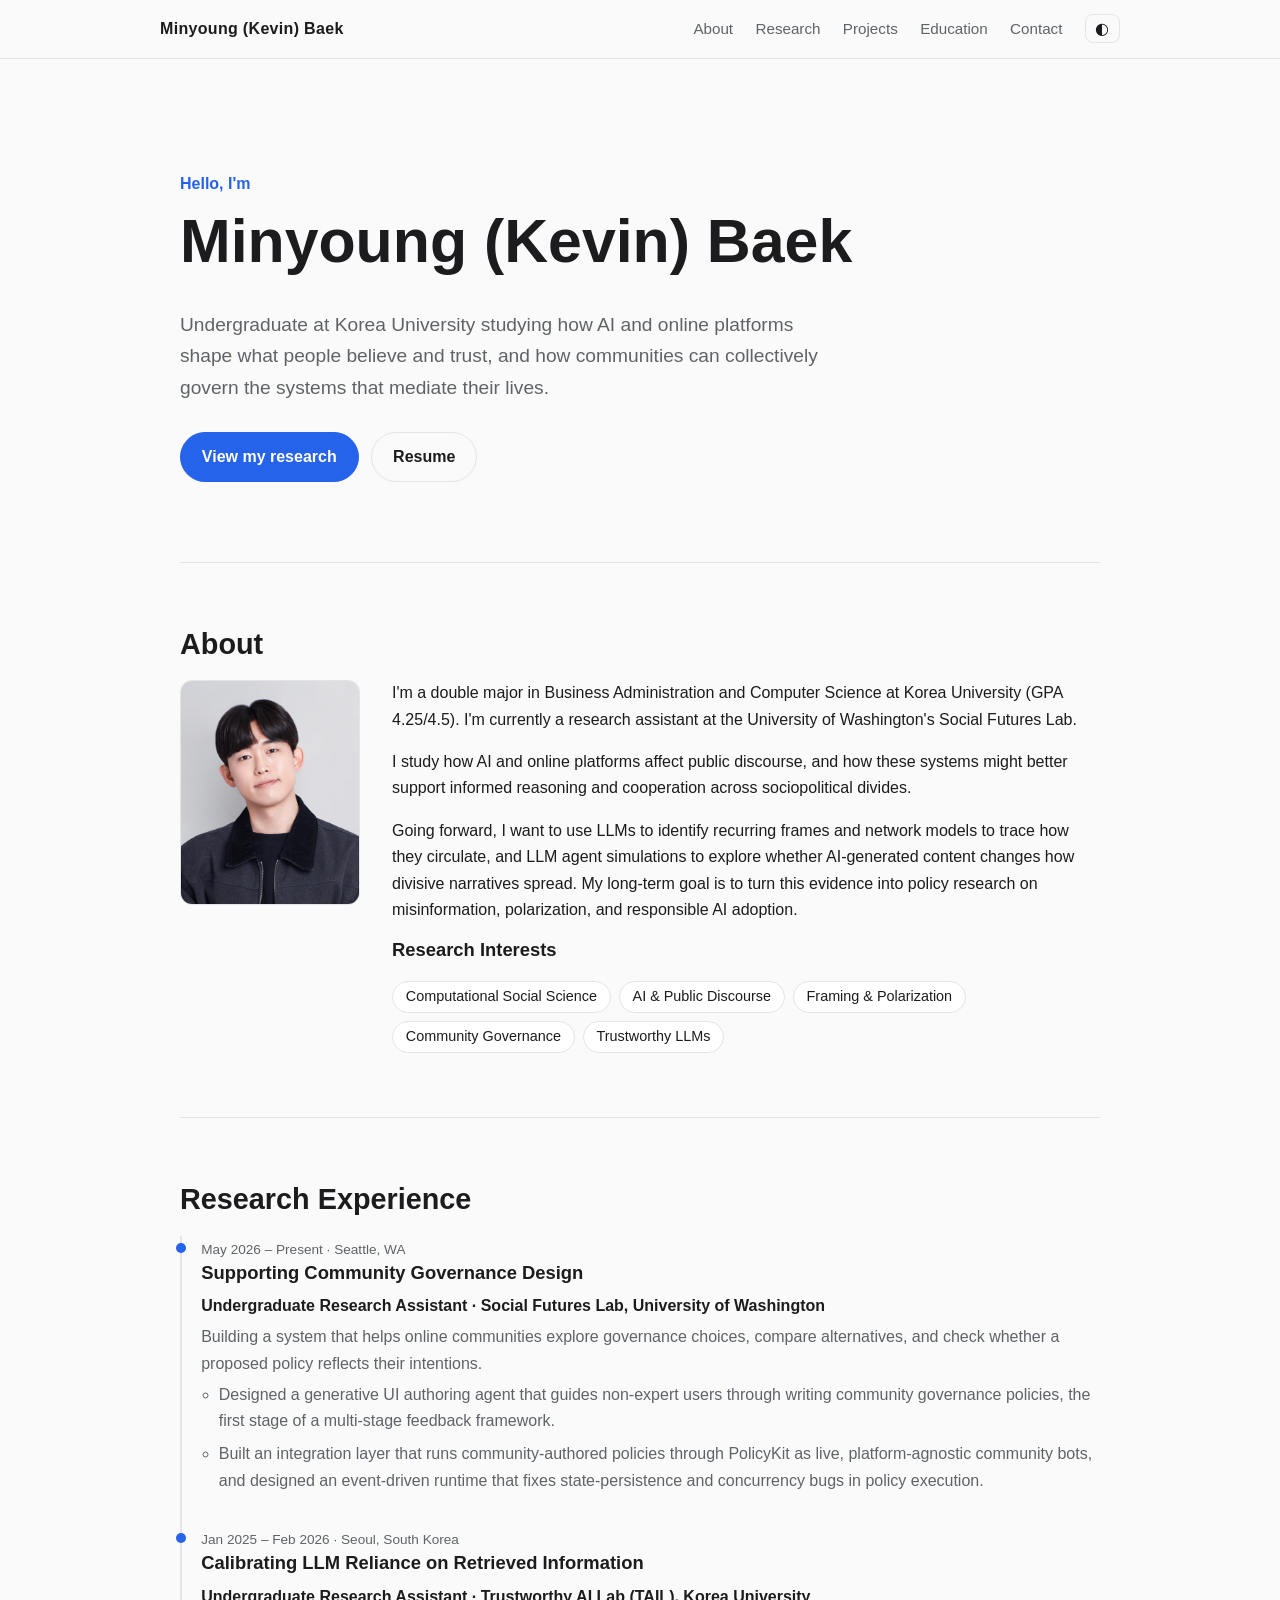
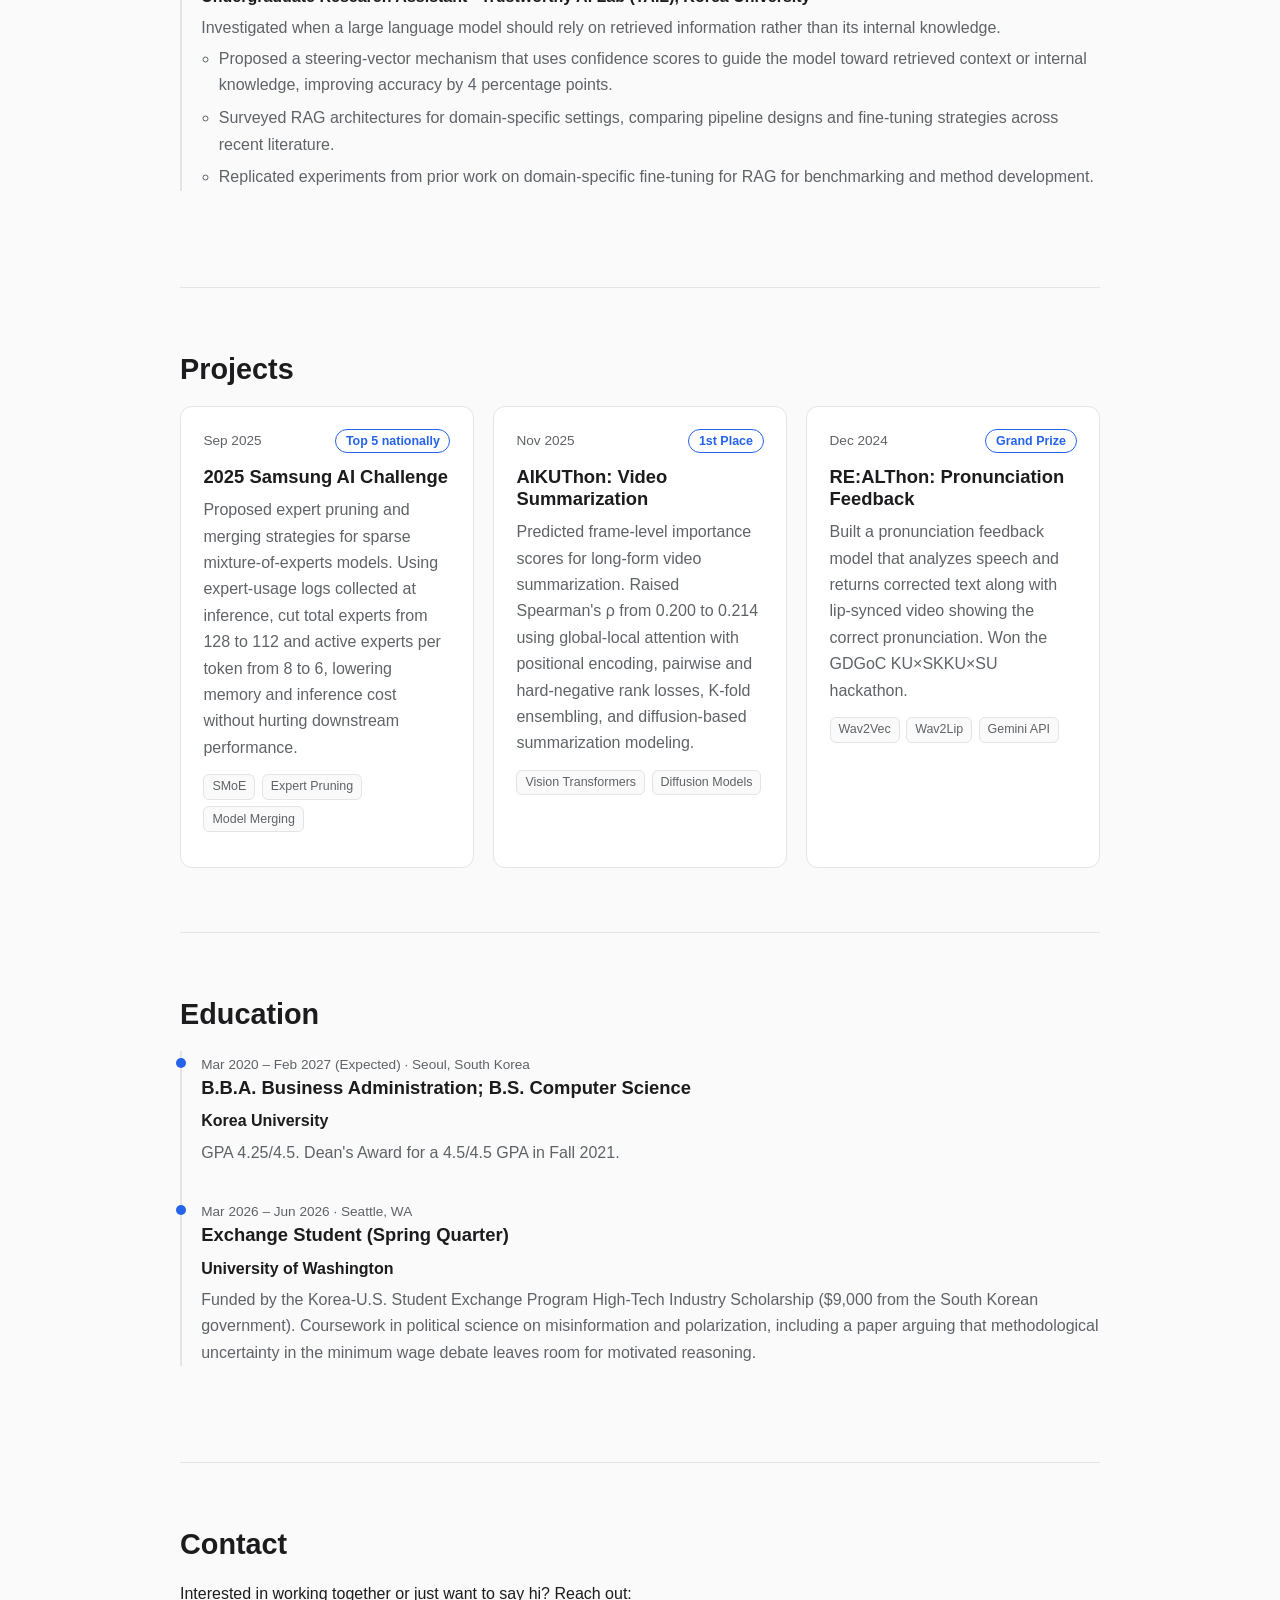
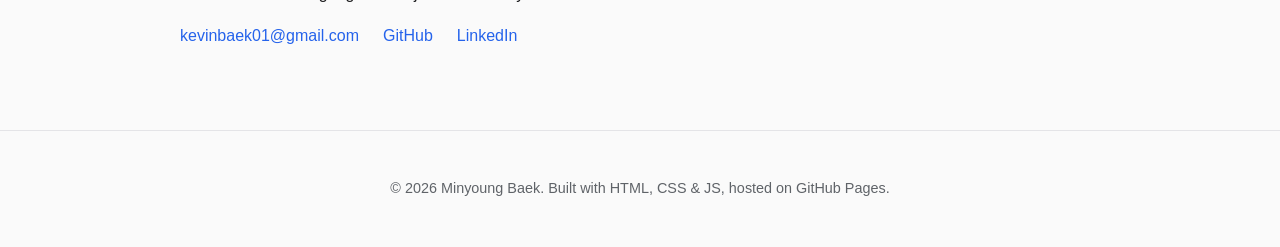
<file: index.html>
<!doctype html>
<html lang="en">
  <head>
    <meta charset="UTF-8" />
    <meta name="viewport" content="width=device-width, initial-scale=1.0" />
    <title>Minyoung (Kevin) Baek | Portfolio</title>
    <meta
      name="description"
      content="Minyoung (Kevin) Baek: Korea University undergraduate researching how AI and online platforms shape public discourse, and how communities can govern the systems they use."
    />
    <link rel="icon" href="assets/images/favicon.svg" type="image/svg+xml" />
    <link rel="stylesheet" href="css/style.css" />
  </head>
  <body>
    <header class="site-header">
      <a class="logo" href="#home">Minyoung (Kevin) Baek</a>
      <button
        class="nav-toggle"
        aria-label="Toggle navigation"
        aria-expanded="false"
      >
        ☰
      </button>
      <nav class="site-nav" id="site-nav">
        <a href="#about">About</a>
        <a href="#research">Research</a>
        <a href="#projects">Projects</a>
        <a href="#education">Education</a>
        <a href="#contact">Contact</a>
        <button class="theme-toggle" aria-label="Toggle dark mode">◐</button>
      </nav>
    </header>

    <main>
      <!-- HERO -->
      <section id="home" class="hero">
        <p class="eyebrow">Hello, I'm</p>
        <h1>Minyoung (Kevin) Baek</h1>
        <p class="tagline">
          Undergraduate at Korea University studying how AI and online platforms
          shape what people believe and trust, and how communities can
          collectively govern the systems that mediate their lives.
        </p>
        <div class="hero-actions">
          <a class="btn btn-primary" href="#research">View my research</a>
          <a
            class="btn"
            href="assets/docs/Minyoung_Baek_Resume.pdf"
            target="_blank"
            rel="noopener"
            >Resume</a
          >
        </div>
      </section>

      <!-- ABOUT -->
      <section id="about" class="section">
        <h2>About</h2>
        <div class="about-grid">
          <img
            class="avatar"
            src="assets/images/profile_photo.png"
            alt="Photo of Minyoung (Kevin) Baek"
            onerror="this.style.display = 'none'"
          />
          <div>
            <p>
              I'm a double major in Business Administration and Computer Science
              at Korea University (GPA 4.25/4.5). I'm currently a research
              assistant at the University of Washington's Social Futures Lab.
            </p>
            <p>
              I study how AI and online platforms affect public discourse, and
              how these systems might better support informed reasoning and
              cooperation across sociopolitical divides.
            </p>
            <p>
              Going forward, I want to use LLMs to identify recurring frames and
              network models to trace how they circulate, and LLM agent
              simulations to explore whether AI-generated content changes how
              divisive narratives spread. My long-term goal is to turn this
              evidence into policy research on misinformation, polarization, and
              responsible AI adoption.
            </p>
            <h3>Research Interests</h3>
            <ul class="skills">
              <li>Computational Social Science</li>
              <li>AI &amp; Public Discourse</li>
              <li>Framing &amp; Polarization</li>
              <li>Community Governance</li>
              <li>Trustworthy LLMs</li>
            </ul>
            <!-- <div class="skill-groups">
              <div>
                <h3>Languages</h3>
                <ul class="skills">
                  <li>Python</li>
                  <li>C/C++</li>
                  <li>TypeScript</li>
                </ul>
              </div>
              <div>
                <h3>Frameworks</h3>
                <ul class="skills">
                  <li>PyTorch</li>
                  <li>TensorFlow</li>
                  <li>Hugging Face</li>
                  <li>DeepSpeed</li>
                </ul>
              </div>
              <div>
                <h3>Libraries</h3>
                <ul class="skills">
                  <li>vLLM</li>
                  <li>FAISS</li>
                  <li>scikit-learn</li>
                  <li>OpenCV</li>
                  <li>pandas</li>
                  <li>NumPy</li>
                  <li>Matplotlib</li>
                </ul>
              </div>
              <div>
                <h3>Tools</h3>
                <ul class="skills">
                  <li>Git</li>
                  <li>Docker</li>
                  <li>Weights &amp; Biases</li>
                  <li>AWS</li>
                  <li>GCP</li>
                </ul>
              </div>
            </div> -->
          </div>
        </div>
      </section>

      <!-- RESEARCH -->
      <section id="research" class="section">
        <h2>Research Experience</h2>
        <ol class="timeline">
          <li>
            <span class="when">May 2026 – Present · Seattle, WA</span>
            <h3>Supporting Community Governance Design</h3>
            <p class="where">
              Undergraduate Research Assistant · Social Futures Lab, University
              of Washington
            </p>
            <p>
              Building a system that helps online communities explore governance
              choices, compare alternatives, and check whether a proposed policy
              reflects their intentions.
            </p>
            <ul>
              <li>
                Designed a generative UI authoring agent that guides non-expert
                users through writing community governance policies, the first
                stage of a multi-stage feedback framework.
              </li>
              <li>
                Built an integration layer that runs community-authored policies
                through PolicyKit as live, platform-agnostic community bots, and
                designed an event-driven runtime that fixes state-persistence
                and concurrency bugs in policy execution.
              </li>
            </ul>
          </li>
          <li>
            <span class="when">Jan 2025 – Feb 2026 · Seoul, South Korea</span>
            <h3>Calibrating LLM Reliance on Retrieved Information</h3>
            <p class="where">
              Undergraduate Research Assistant · Trustworthy AI Lab (TAIL),
              Korea University
            </p>
            <p>
              Investigated when a large language model should rely on retrieved
              information rather than its internal knowledge.
            </p>
            <ul>
              <li>
                Proposed a steering-vector mechanism that uses confidence scores
                to guide the model toward retrieved context or internal
                knowledge, improving accuracy by 4 percentage points.
              </li>
              <li>
                Surveyed RAG architectures for domain-specific settings,
                comparing pipeline designs and fine-tuning strategies across
                recent literature.
              </li>
              <li>
                Replicated experiments from prior work on domain-specific
                fine-tuning for RAG for benchmarking and method development.
              </li>
            </ul>
          </li>
        </ol>
      </section>

      <!-- PROJECTS -->
      <section id="projects" class="section">
        <h2>Projects</h2>
        <div class="cards">
          <article class="card">
            <p class="card-meta">
              <span class="when">Sep 2025</span>
              <span class="award">Top 5 nationally</span>
            </p>
            <h3>2025 Samsung AI Challenge</h3>
            <p>
              Proposed expert pruning and merging strategies for sparse
              mixture-of-experts models. Using expert-usage logs collected at
              inference, cut total experts from 128 to 112 and active experts
              per token from 8 to 6, lowering memory and inference cost without
              hurting downstream performance.
            </p>
            <p class="tags">
              <span>SMoE</span><span>Expert Pruning</span
              ><span>Model Merging</span>
            </p>
          </article>

          <article class="card">
            <p class="card-meta">
              <span class="when">Nov 2025</span>
              <span class="award">1st Place</span>
            </p>
            <h3>AIKUThon: Video Summarization</h3>
            <p>
              Predicted frame-level importance scores for long-form video
              summarization. Raised Spearman's ρ from 0.200 to 0.214 using
              global-local attention with positional encoding, pairwise and
              hard-negative rank losses, K-fold ensembling, and diffusion-based
              summarization modeling.
            </p>
            <p class="tags">
              <span>Vision Transformers</span><span>Diffusion Models</span>
            </p>
          </article>

          <article class="card">
            <p class="card-meta">
              <span class="when">Dec 2024</span>
              <span class="award">Grand Prize</span>
            </p>
            <h3>RE:ALThon: Pronunciation Feedback</h3>
            <p>
              Built a pronunciation feedback model that analyzes speech and
              returns corrected text along with lip-synced video showing the
              correct pronunciation. Won the GDGoC KU×SKKU×SU hackathon.
            </p>
            <p class="tags">
              <span>Wav2Vec</span><span>Wav2Lip</span><span>Gemini API</span>
            </p>
          </article>
        </div>
      </section>

      <!-- EDUCATION -->
      <section id="education" class="section">
        <h2>Education</h2>
        <ol class="timeline">
          <li>
            <span class="when"
              >Mar 2020 – Feb 2027 (Expected) · Seoul, South Korea</span
            >
            <h3>B.B.A. Business Administration; B.S. Computer Science</h3>
            <p class="where">Korea University</p>
            <p>GPA 4.25/4.5. Dean's Award for a 4.5/4.5 GPA in Fall 2021.</p>
          </li>
          <li>
            <span class="when">Mar 2026 – Jun 2026 · Seattle, WA</span>
            <h3>Exchange Student (Spring Quarter)</h3>
            <p class="where">University of Washington</p>
            <p>
              Funded by the Korea-U.S. Student Exchange Program High-Tech
              Industry Scholarship ($9,000 from the South Korean government).
              Coursework in political science on misinformation and
              polarization, including a paper arguing that methodological
              uncertainty in the minimum wage debate leaves room for motivated
              reasoning.
            </p>
          </li>
        </ol>
      </section>

      <!-- CONTACT -->
      <section id="contact" class="section">
        <h2>Contact</h2>
        <p>Interested in working together or just want to say hi? Reach out:</p>
        <ul class="contact-list">
          <li>
            <a href="mailto:kevinbaek01@gmail.com">kevinbaek01@gmail.com</a>
          </li>
          <li>
            <a href="https://github.com/kevvnbk" target="_blank" rel="noopener"
              >GitHub</a
            >
          </li>
          <li>
            <a
              href="https://www.linkedin.com/in/minyoung-baek"
              target="_blank"
              rel="noopener"
              >LinkedIn</a
            >
          </li>
        </ul>
      </section>
    </main>

    <footer class="site-footer">
      <p>
        © <span id="year"></span> Minyoung Baek. Built with HTML, CSS &amp; JS,
        hosted on GitHub Pages.
      </p>
    </footer>

    <script src="js/main.js"></script>
  </body>
</html>
</file>
<file: css/style.css>
/* ---------- Theme tokens ---------- */
:root {
  --bg: #fafafa;
  --surface: #ffffff;
  --text: #1c1c1e;
  --muted: #5f6368;
  --border: #e4e4e7;
  --accent: #2563eb;
  --accent-contrast: #ffffff;
  --radius: 12px;
  --max-width: 960px;
}

:root[data-theme="dark"] {
  --bg: #0f1115;
  --surface: #171a21;
  --text: #ececf1;
  --muted: #9aa0aa;
  --border: #2a2f3a;
  --accent: #6ea8ff;
  --accent-contrast: #0f1115;
}

/* ---------- Base ---------- */
*, *::before, *::after { box-sizing: border-box; }

html { scroll-behavior: smooth; scroll-padding-top: 72px; }

body {
  margin: 0;
  background: var(--bg);
  color: var(--text);
  font-family: -apple-system, BlinkMacSystemFont, "Segoe UI", Roboto, "Noto Sans KR", sans-serif;
  line-height: 1.65;
}

a { color: var(--accent); text-decoration: none; }
a:hover { text-decoration: underline; }

h1, h2, h3 { line-height: 1.2; margin: 0 0 0.5em; }
h1 { font-size: clamp(2.4rem, 6vw, 3.8rem); }
h2 { font-size: 1.8rem; margin-bottom: 1.2rem; }
h3 { font-size: 1.15rem; }

/* ---------- Header / nav ---------- */
.site-header {
  position: sticky;
  top: 0;
  z-index: 10;
  display: flex;
  align-items: center;
  justify-content: space-between;
  padding: 0.9rem max(1.25rem, calc((100% - var(--max-width)) / 2));
  background: color-mix(in srgb, var(--bg) 88%, transparent);
  backdrop-filter: blur(8px);
  border-bottom: 1px solid var(--border);
}

.logo { font-weight: 700; color: var(--text); letter-spacing: 0.02em; }

.site-nav { display: flex; align-items: center; gap: 1.4rem; }
.site-nav a { color: var(--muted); font-size: 0.95rem; }
.site-nav a:hover { color: var(--text); text-decoration: none; }

.theme-toggle, .nav-toggle {
  background: none;
  border: 1px solid var(--border);
  color: var(--text);
  border-radius: 8px;
  padding: 0.25rem 0.6rem;
  font-size: 1rem;
  cursor: pointer;
}
.nav-toggle { display: none; }

/* ---------- Layout ---------- */
main { max-width: var(--max-width); margin: 0 auto; padding: 0 1.25rem; }
.section { padding: 4rem 0; border-top: 1px solid var(--border); }

/* ---------- Hero ---------- */
.hero { padding: 7rem 0 5rem; }
.eyebrow { color: var(--accent); font-weight: 600; margin: 0 0 0.5rem; }
.tagline { color: var(--muted); font-size: 1.2rem; max-width: 40rem; }
.hero-actions { display: flex; gap: 0.8rem; margin-top: 1.8rem; flex-wrap: wrap; }

.btn {
  display: inline-block;
  padding: 0.65rem 1.3rem;
  border-radius: 999px;
  border: 1px solid var(--border);
  color: var(--text);
  font-weight: 600;
  transition: transform 0.15s ease, border-color 0.15s ease;
}
.btn:hover { text-decoration: none; transform: translateY(-1px); border-color: var(--accent); }
.btn-primary { background: var(--accent); color: var(--accent-contrast); border-color: var(--accent); }

/* ---------- About ---------- */
.about-grid { display: grid; grid-template-columns: 180px 1fr; gap: 2rem; align-items: start; }
.about-grid > div > p:first-child { margin-top: 0; }
.avatar { width: 180px; height: 225px; object-fit: cover; border-radius: 12px; border: 1px solid var(--border); }
.skills { list-style: none; display: flex; flex-wrap: wrap; gap: 0.5rem; padding: 0; margin: 1.2rem 0 0; }
.skills li { background: var(--surface); border: 1px solid var(--border); border-radius: 999px; padding: 0.2rem 0.8rem; font-size: 0.9rem; }
.skill-groups { display: grid; gap: 1rem; margin-top: 1.6rem; }
.skill-groups h3 { font-size: 0.8rem; text-transform: uppercase; letter-spacing: 0.08em; color: var(--muted); margin: 0; }
.skill-groups .skills { margin-top: 0.5rem; }

/* ---------- Project cards ---------- */
.cards { display: grid; grid-template-columns: repeat(auto-fill, minmax(260px, 1fr)); gap: 1.2rem; }
.card {
  background: var(--surface);
  border: 1px solid var(--border);
  border-radius: var(--radius);
  padding: 1.4rem;
  transition: transform 0.15s ease, box-shadow 0.15s ease;
}
.card:hover { transform: translateY(-3px); box-shadow: 0 8px 24px rgba(0, 0, 0, 0.08); }
.card p { margin: 0 0 0.8rem; color: var(--muted); }
.tags { display: flex; flex-wrap: wrap; gap: 0.4rem; }
.tags span { font-size: 0.78rem; background: var(--bg); border: 1px solid var(--border); border-radius: 6px; padding: 0.1rem 0.5rem; }
.links { margin-bottom: 0 !important; }
.card-meta { display: flex; justify-content: space-between; align-items: center; gap: 0.5rem; flex-wrap: wrap; }
.award { font-size: 0.78rem; font-weight: 600; color: var(--accent); border: 1px solid var(--accent); border-radius: 999px; padding: 0.05rem 0.6rem; }

/* ---------- Timeline ---------- */
.timeline { list-style: none; margin: 0; padding: 0 0 0 1.2rem; border-left: 2px solid var(--border); }
.timeline li { position: relative; margin-bottom: 2rem; }
.timeline li::before {
  content: "";
  position: absolute;
  left: calc(-1.2rem - 6px);
  top: 0.45rem;
  width: 10px;
  height: 10px;
  border-radius: 50%;
  background: var(--accent);
}
.when { font-size: 0.85rem; color: var(--muted); }
.where { margin: 0 0 0.3rem; font-weight: 600; }
.timeline ul { margin: 0.3rem 0 0; padding-left: 1.1rem; color: var(--muted); }
.timeline ul li { margin-bottom: 0.4rem; }
.timeline ul li::before { content: none; }
.timeline > li > p:not(.where) { color: var(--muted); margin: 0.3rem 0 0; }

/* ---------- Contact ---------- */
.contact-list { list-style: none; padding: 0; display: flex; gap: 1.5rem; flex-wrap: wrap; }

/* ---------- Footer ---------- */
.site-footer { text-align: center; padding: 2rem 1rem; color: var(--muted); font-size: 0.9rem; border-top: 1px solid var(--border); }

/* ---------- Responsive ---------- */
@media (max-width: 680px) {
  .nav-toggle { display: block; }
  .site-nav {
    display: none;
    position: absolute;
    top: 100%;
    left: 0;
    right: 0;
    flex-direction: column;
    align-items: flex-start;
    gap: 1rem;
    padding: 1rem 1.25rem;
    background: var(--bg);
    border-bottom: 1px solid var(--border);
  }
  .site-nav.open { display: flex; }
  .about-grid { grid-template-columns: 1fr; }
  .avatar { width: 120px; height: 150px; }
  .hero { padding: 4rem 0 3rem; }
}
</file>
